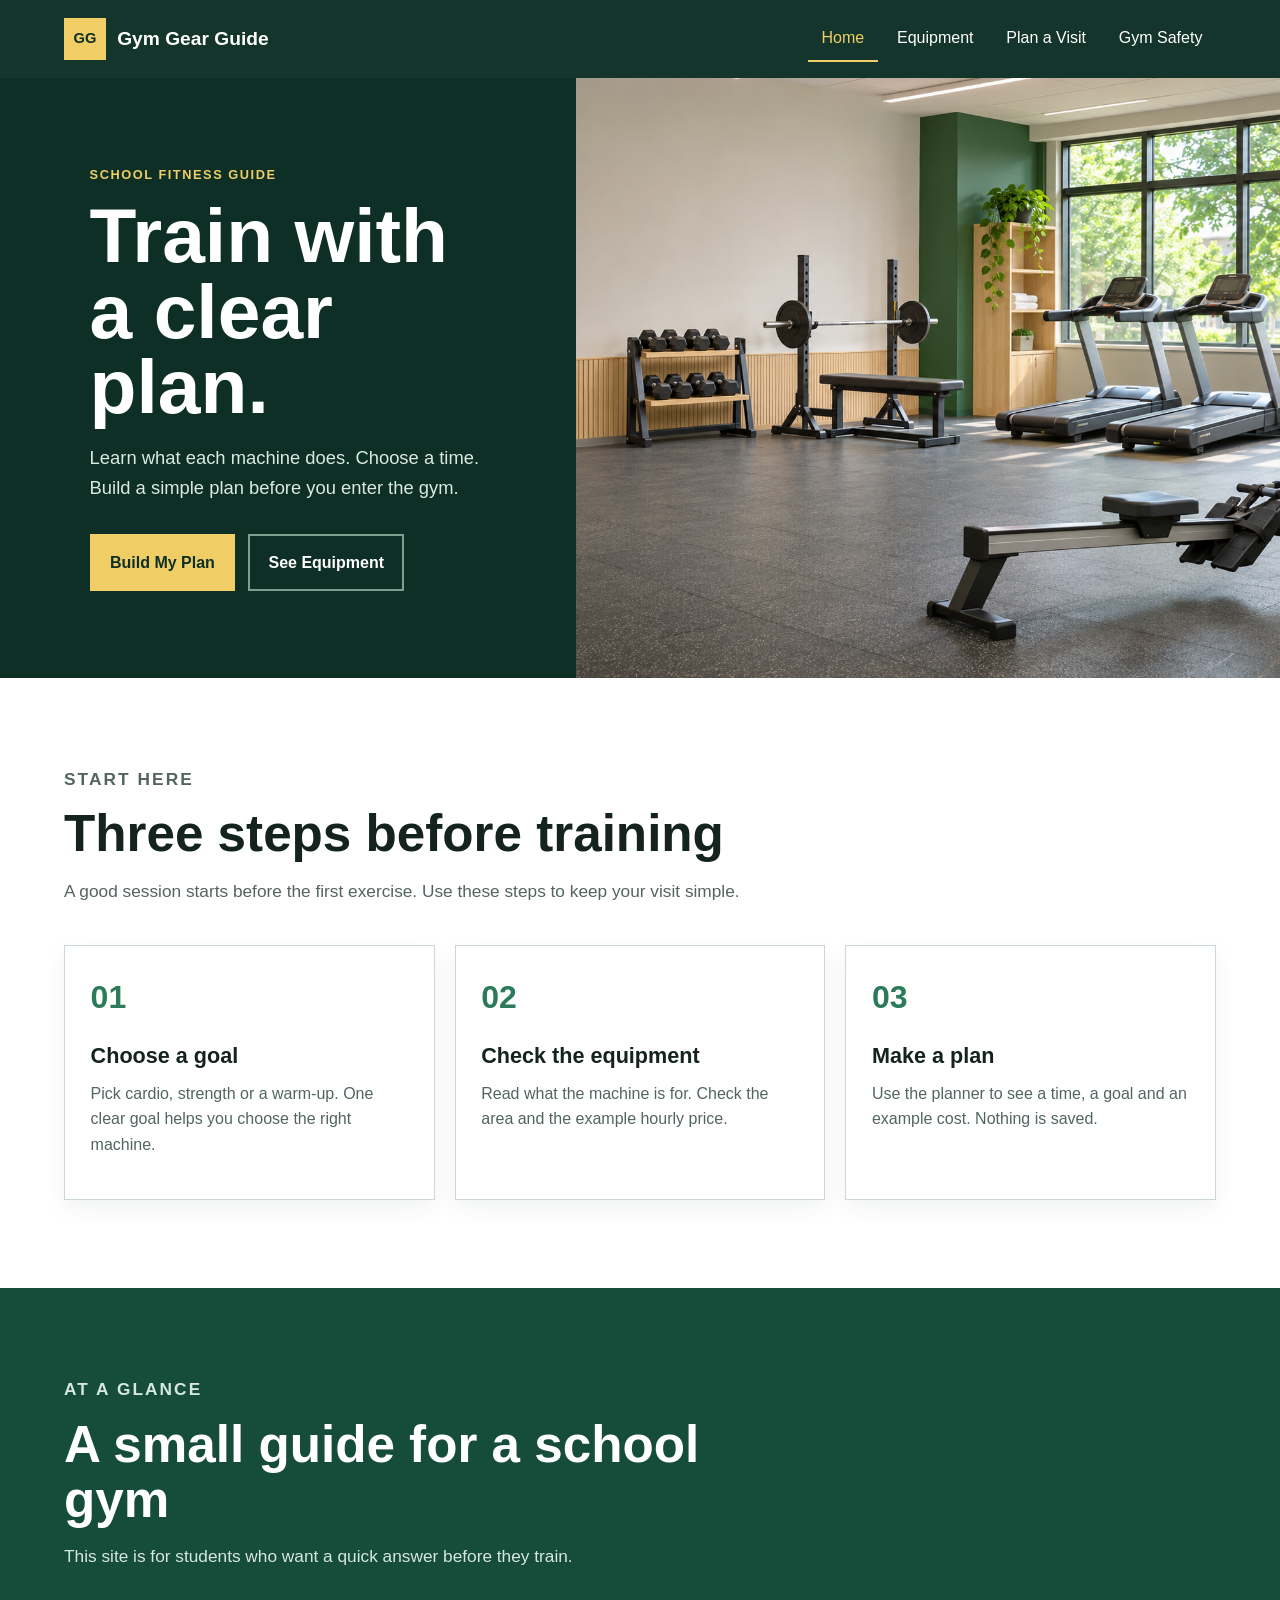
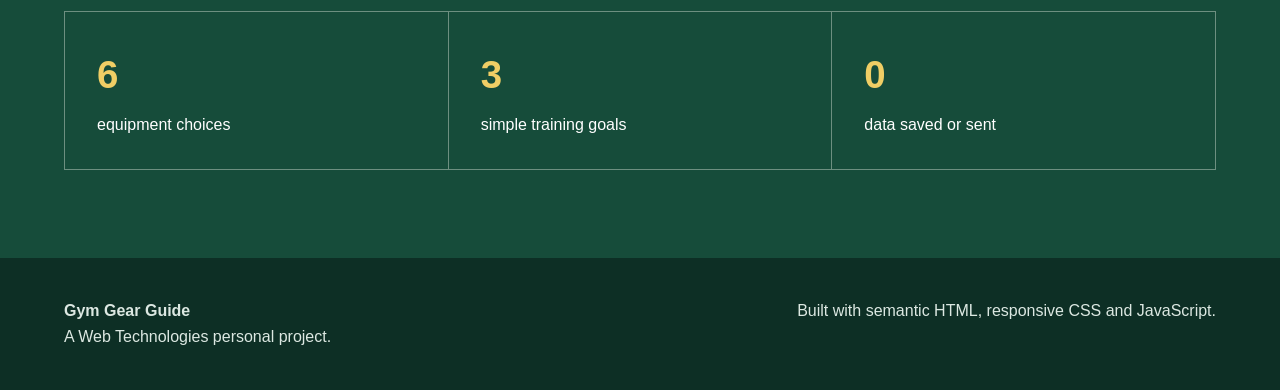
<file: index.html>
<!DOCTYPE html>
<html lang="en">
<head>
  <meta charset="utf-8">
  <meta name="viewport" content="width=device-width, initial-scale=1">
  <title>Gym Gear Guide</title>
  <meta name="description" content="A simple guide that helps students choose gym equipment and plan a training session.">
  <meta property="og:title" content="Gym Gear Guide">
  <meta property="og:description" content="Choose the right equipment and make a simple training plan.">
  <meta property="og:image" content="https://YOUR-GITHUB-NAME.github.io/gym-gear-guide/images/og-image.jpg">
  <meta property="og:url" content="https://YOUR-GITHUB-NAME.github.io/gym-gear-guide/">
  <meta property="og:type" content="website">
  <meta name="twitter:card" content="summary_large_image">
  <link rel="icon" href="images/favicon-32.png" sizes="32x32">
  <link rel="apple-touch-icon" href="images/apple-touch-icon.png">
  <link rel="stylesheet" href="style.css">
  <script src="script.js" defer></script>
</head>
<body>
  <a class="skip-link" href="#main">Skip to main content</a>
  <header class="site-header">
    <div class="header-inner">
      <a class="brand" href="index.html"><span class="brand-mark">GG</span>Gym Gear Guide</a>
      <nav class="site-nav" aria-label="Main navigation">
        <ul>
          <li><a href="index.html" aria-current="page">Home</a></li>
          <li><a href="equipment.html">Equipment</a></li>
          <li><a href="planner.html">Plan a Visit</a></li>
          <li><a href="safety.html">Gym Safety</a></li>
        </ul>
      </nav>
    </div>
  </header>

  <main id="main">
    <section class="hero">
      <div class="hero-grid">
        <div class="hero-copy">
          <p class="eyebrow">School Fitness Guide</p>
          <h1>Train with a clear plan.</h1>
          <p class="hero-text">Learn what each machine does. Choose a time. Build a simple plan before you enter the gym.</p>
          <div class="button-row">
            <a class="button" href="planner.html">Build My Plan</a>
            <a class="button secondary" href="equipment.html">See Equipment</a>
          </div>
        </div>
        <img class="hero-image" src="images/gym-room.png" alt="A clean school gym with treadmills, weights and a rowing machine">
      </div>
    </section>

    <section class="section light">
      <div class="page-width">
        <div class="section-heading">
          <p class="eyebrow">Start Here</p>
          <h2>Three steps before training</h2>
          <p>A good session starts before the first exercise. Use these steps to keep your visit simple.</p>
        </div>
        <div class="card-grid">
          <article class="card">
            <div class="card-number">01</div>
            <h3>Choose a goal</h3>
            <p>Pick cardio, strength or a warm-up. One clear goal helps you choose the right machine.</p>
          </article>
          <article class="card">
            <div class="card-number">02</div>
            <h3>Check the equipment</h3>
            <p>Read what the machine is for. Check the area and the example hourly price.</p>
          </article>
          <article class="card">
            <div class="card-number">03</div>
            <h3>Make a plan</h3>
            <p>Use the planner to see a time, a goal and an example cost. Nothing is saved.</p>
          </article>
        </div>
      </div>
    </section>

    <section class="section dark">
      <div class="page-width">
        <div class="section-heading">
          <p class="eyebrow">At a Glance</p>
          <h2>A small guide for a school gym</h2>
          <p>This site is for students who want a quick answer before they train.</p>
        </div>
        <div class="quick-list">
          <article><strong>6</strong><span>equipment choices</span></article>
          <article><strong>3</strong><span>simple training goals</span></article>
          <article><strong>0</strong><span>data saved or sent</span></article>
        </div>
      </div>
    </section>
  </main>

  <footer class="site-footer">
    <div class="page-width footer-grid">
      <p><strong>Gym Gear Guide</strong><br>A Web Technologies personal project.</p>
      <p>Built with semantic HTML, responsive CSS and JavaScript.</p>
    </div>
  </footer>
</body>
</html>
</file>
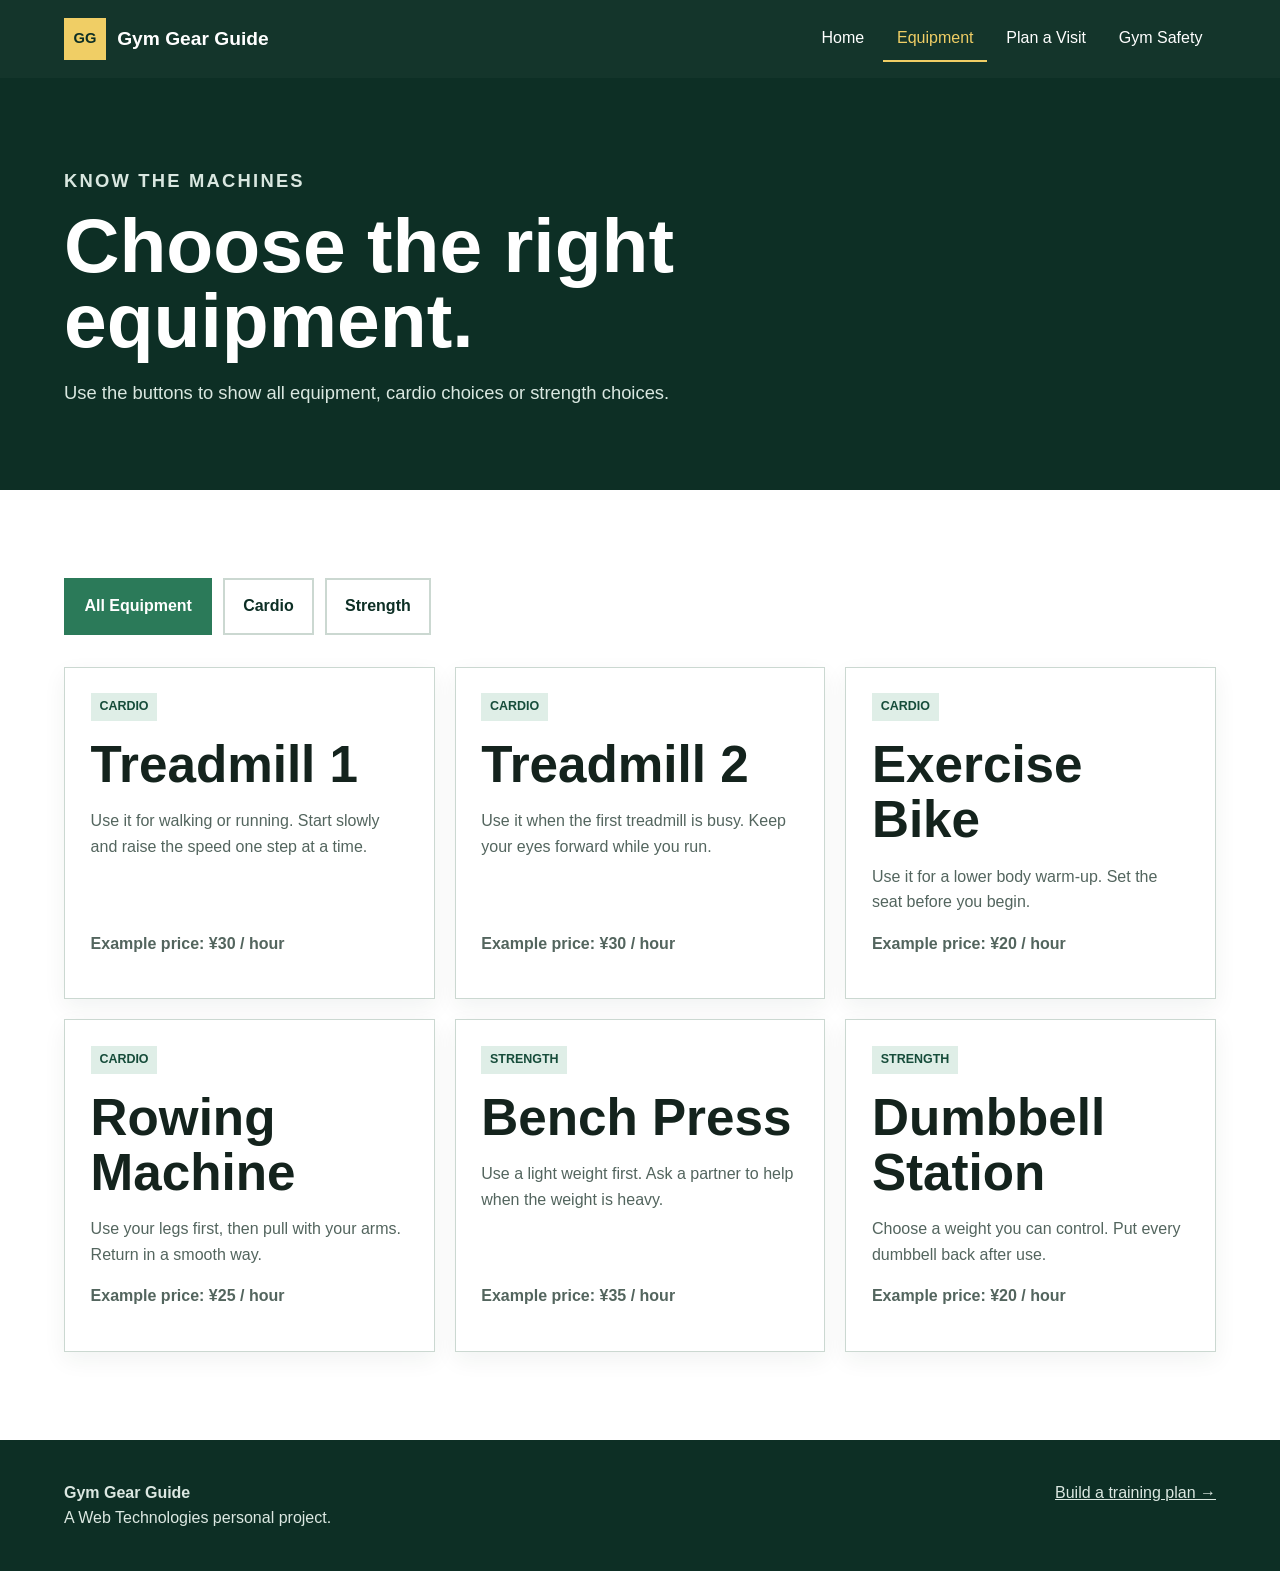
<file: equipment.html>
<!DOCTYPE html>
<html lang="en">
<head>
  <meta charset="utf-8">
  <meta name="viewport" content="width=device-width, initial-scale=1">
  <title>Equipment | Gym Gear Guide</title>
  <meta name="description" content="Compare six common gym equipment choices for cardio and strength training.">
  <meta property="og:title" content="Gym Gear Guide">
  <meta property="og:description" content="Choose the right equipment and make a simple training plan.">
  <meta property="og:image" content="https://YOUR-GITHUB-NAME.github.io/gym-gear-guide/images/og-image.jpg">
  <meta property="og:url" content="https://YOUR-GITHUB-NAME.github.io/gym-gear-guide/equipment.html">
  <meta property="og:type" content="website">
  <meta name="twitter:card" content="summary_large_image">
  <link rel="icon" href="images/favicon-32.png" sizes="32x32">
  <link rel="apple-touch-icon" href="images/apple-touch-icon.png">
  <link rel="stylesheet" href="style.css">
  <script src="script.js" defer></script>
</head>
<body>
  <a class="skip-link" href="#main">Skip to main content</a>
  <header class="site-header">
    <div class="header-inner">
      <a class="brand" href="index.html"><span class="brand-mark">GG</span>Gym Gear Guide</a>
      <nav class="site-nav" aria-label="Main navigation">
        <ul>
          <li><a href="index.html">Home</a></li>
          <li><a href="equipment.html" aria-current="page">Equipment</a></li>
          <li><a href="planner.html">Plan a Visit</a></li>
          <li><a href="safety.html">Gym Safety</a></li>
        </ul>
      </nav>
    </div>
  </header>

  <main id="main">
    <header class="page-hero">
      <div class="page-width">
        <p class="eyebrow">Know the Machines</p>
        <h1>Choose the right equipment.</h1>
        <p>Use the buttons to show all equipment, cardio choices or strength choices.</p>
      </div>
    </header>

    <section class="section light">
      <div class="page-width">
        <div class="filter-row" aria-label="Equipment filters">
          <button class="active" type="button" data-filter="all">All Equipment</button>
          <button type="button" data-filter="cardio">Cardio</button>
          <button type="button" data-filter="strength">Strength</button>
        </div>
        <div class="card-grid" id="equipment-list">
          <article class="card equipment-card" data-area="cardio">
            <span class="tag">Cardio</span>
            <h2>Treadmill 1</h2>
            <p>Use it for walking or running. Start slowly and raise the speed one step at a time.</p>
            <p class="price">Example price: ¥30 / hour</p>
          </article>
          <article class="card equipment-card" data-area="cardio">
            <span class="tag">Cardio</span>
            <h2>Treadmill 2</h2>
            <p>Use it when the first treadmill is busy. Keep your eyes forward while you run.</p>
            <p class="price">Example price: ¥30 / hour</p>
          </article>
          <article class="card equipment-card" data-area="cardio">
            <span class="tag">Cardio</span>
            <h2>Exercise Bike</h2>
            <p>Use it for a lower body warm-up. Set the seat before you begin.</p>
            <p class="price">Example price: ¥20 / hour</p>
          </article>
          <article class="card equipment-card" data-area="cardio">
            <span class="tag">Cardio</span>
            <h2>Rowing Machine</h2>
            <p>Use your legs first, then pull with your arms. Return in a smooth way.</p>
            <p class="price">Example price: ¥25 / hour</p>
          </article>
          <article class="card equipment-card" data-area="strength">
            <span class="tag">Strength</span>
            <h2>Bench Press</h2>
            <p>Use a light weight first. Ask a partner to help when the weight is heavy.</p>
            <p class="price">Example price: ¥35 / hour</p>
          </article>
          <article class="card equipment-card" data-area="strength">
            <span class="tag">Strength</span>
            <h2>Dumbbell Station</h2>
            <p>Choose a weight you can control. Put every dumbbell back after use.</p>
            <p class="price">Example price: ¥20 / hour</p>
          </article>
        </div>
      </div>
    </section>
  </main>

  <footer class="site-footer">
    <div class="page-width footer-grid">
      <p><strong>Gym Gear Guide</strong><br>A Web Technologies personal project.</p>
      <p><a href="planner.html">Build a training plan →</a></p>
    </div>
  </footer>
</body>
</html>
</file>
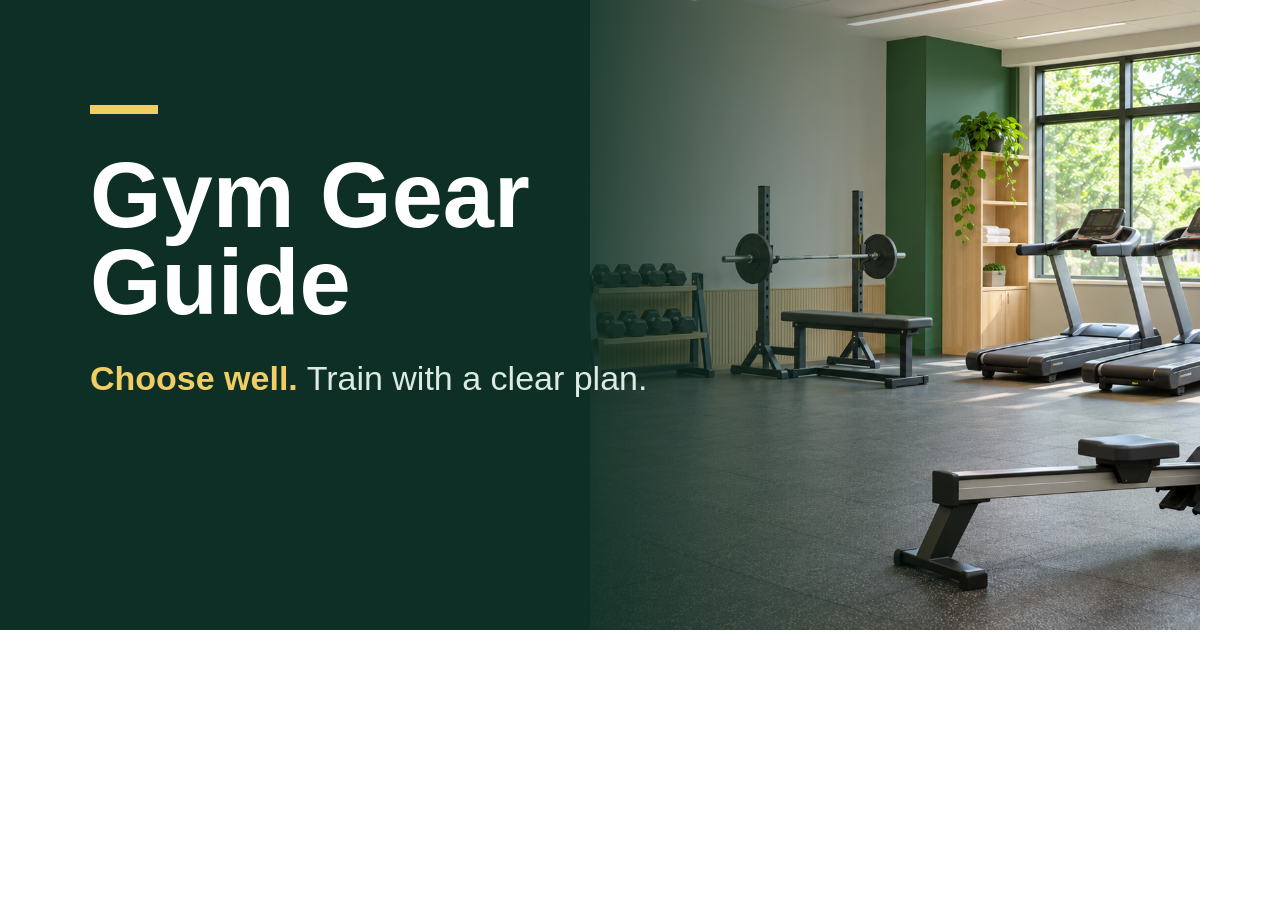
<file: og-card.html>
<!DOCTYPE html>
<html lang="en">
<head>
  <meta charset="utf-8">
  <meta name="viewport" content="width=device-width, initial-scale=1">
  <title>Gym Gear Guide Cover</title>
  <style>
    * { box-sizing: border-box; }
    body { margin: 0; width: 1200px; height: 630px; overflow: hidden; font-family: Arial, sans-serif; }
    .card { position: relative; width: 1200px; height: 630px; color: white; background: #0d2f25; }
    img { position: absolute; right: 0; top: 0; width: 610px; height: 630px; object-fit: cover; }
    .shade { position: absolute; right: 0; top: 0; width: 680px; height: 630px; background: linear-gradient(90deg, #0d2f25 0%, transparent 70%); }
    .copy { position: absolute; left: 90px; top: 105px; width: 650px; }
    .mark { width: 68px; height: 9px; margin-bottom: 38px; background: #f0ce65; }
    h1 { margin: 0 0 30px; font-size: 92px; line-height: 0.95; }
    p { margin: 0; color: #dceae4; font-size: 34px; line-height: 1.25; }
    strong { color: #f0ce65; }
  </style>
</head>
<body>
  <main class="card">
    <img src="images/gym-room.png" alt="">
    <div class="shade"></div>
    <div class="copy">
      <div class="mark"></div>
      <h1>Gym Gear<br>Guide</h1>
      <p><strong>Choose well.</strong> Train with a clear plan.</p>
    </div>
  </main>
</body>
</html>
</file>
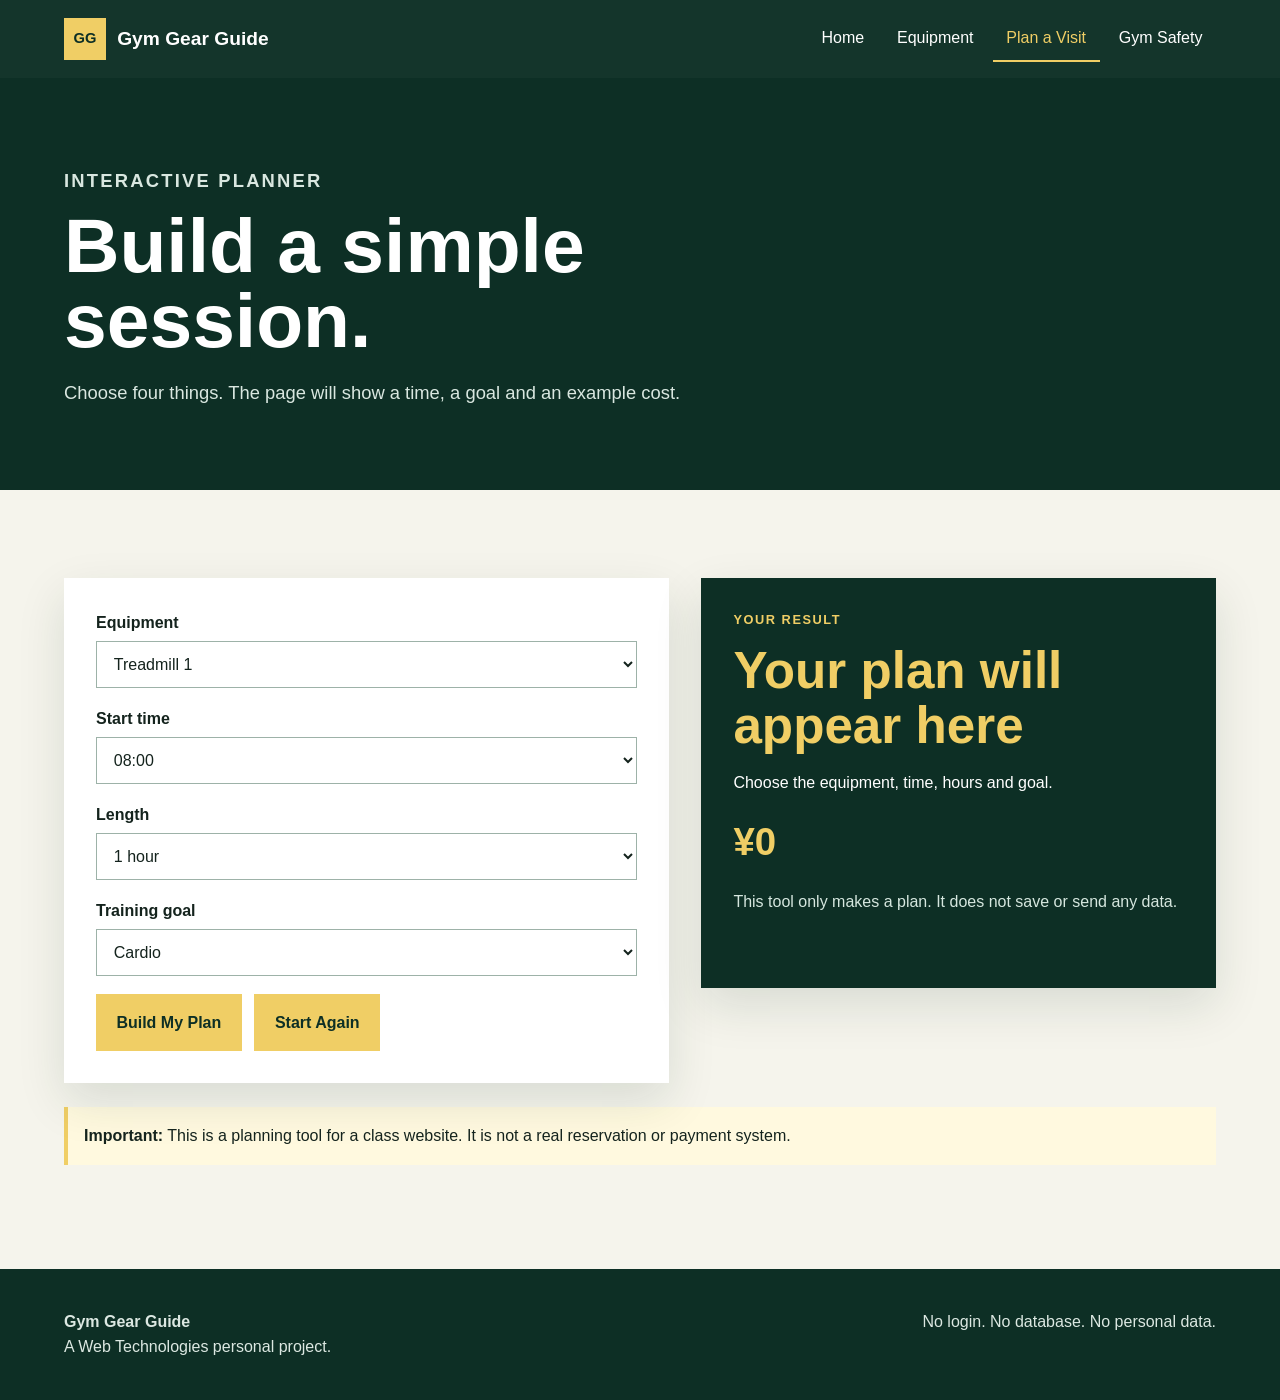
<file: planner.html>
<!DOCTYPE html>
<html lang="en">
<head>
  <meta charset="utf-8">
  <meta name="viewport" content="width=device-width, initial-scale=1">
  <title>Plan a Visit | Gym Gear Guide</title>
  <meta name="description" content="Build a simple gym equipment plan without saving or sending any personal data.">
  <meta property="og:title" content="Gym Gear Guide">
  <meta property="og:description" content="Choose the right equipment and make a simple training plan.">
  <meta property="og:image" content="https://YOUR-GITHUB-NAME.github.io/gym-gear-guide/images/og-image.jpg">
  <meta property="og:url" content="https://YOUR-GITHUB-NAME.github.io/gym-gear-guide/planner.html">
  <meta property="og:type" content="website">
  <meta name="twitter:card" content="summary_large_image">
  <link rel="icon" href="images/favicon-32.png" sizes="32x32">
  <link rel="apple-touch-icon" href="images/apple-touch-icon.png">
  <link rel="stylesheet" href="style.css">
  <script src="script.js" defer></script>
</head>
<body>
  <a class="skip-link" href="#main">Skip to main content</a>
  <header class="site-header">
    <div class="header-inner">
      <a class="brand" href="index.html"><span class="brand-mark">GG</span>Gym Gear Guide</a>
      <nav class="site-nav" aria-label="Main navigation">
        <ul>
          <li><a href="index.html">Home</a></li>
          <li><a href="equipment.html">Equipment</a></li>
          <li><a href="planner.html" aria-current="page">Plan a Visit</a></li>
          <li><a href="safety.html">Gym Safety</a></li>
        </ul>
      </nav>
    </div>
  </header>

  <main id="main">
    <header class="page-hero">
      <div class="page-width">
        <p class="eyebrow">Interactive Planner</p>
        <h1>Build a simple session.</h1>
        <p>Choose four things. The page will show a time, a goal and an example cost.</p>
      </div>
    </header>

    <section class="section">
      <div class="page-width planner-grid">
        <form class="planner-form" id="planner-form">
          <div class="field">
            <label for="equipment">Equipment</label>
            <select id="equipment" name="equipment">
              <option data-price="30">Treadmill 1</option>
              <option data-price="30">Treadmill 2</option>
              <option data-price="20">Exercise Bike</option>
              <option data-price="25">Rowing Machine</option>
              <option data-price="35">Bench Press</option>
              <option data-price="20">Dumbbell Station</option>
            </select>
          </div>
          <div class="field">
            <label for="time">Start time</label>
            <select id="time" name="time">
              <option value="8">08:00</option>
              <option value="9">09:00</option>
              <option value="10">10:00</option>
              <option value="18">18:00</option>
              <option value="19">19:00</option>
            </select>
          </div>
          <div class="field">
            <label for="hours">Length</label>
            <select id="hours" name="hours">
              <option value="1">1 hour</option>
              <option value="2">2 hours</option>
            </select>
          </div>
          <div class="field">
            <label for="goal">Training goal</label>
            <select id="goal" name="goal">
              <option>Cardio</option>
              <option>Strength</option>
              <option>Warm up</option>
            </select>
          </div>
          <div class="button-row">
            <button type="submit">Build My Plan</button>
            <button type="reset">Start Again</button>
          </div>
        </form>

        <section class="plan-result" aria-live="polite">
          <p class="eyebrow">Your Result</p>
          <h2 id="result-title">Your plan will appear here</h2>
          <p id="result-time">Choose the equipment, time, hours and goal.</p>
          <p class="result-value" id="result-cost">¥0</p>
          <p class="result-note" id="result-note">This tool only makes a plan. It does not save or send any data.</p>
        </section>
      </div>
      <div class="page-width">
        <p class="notice"><strong>Important:</strong> This is a planning tool for a class website. It is not a real reservation or payment system.</p>
      </div>
    </section>
  </main>

  <footer class="site-footer">
    <div class="page-width footer-grid">
      <p><strong>Gym Gear Guide</strong><br>A Web Technologies personal project.</p>
      <p>No login. No database. No personal data.</p>
    </div>
  </footer>
</body>
</html>
</file>
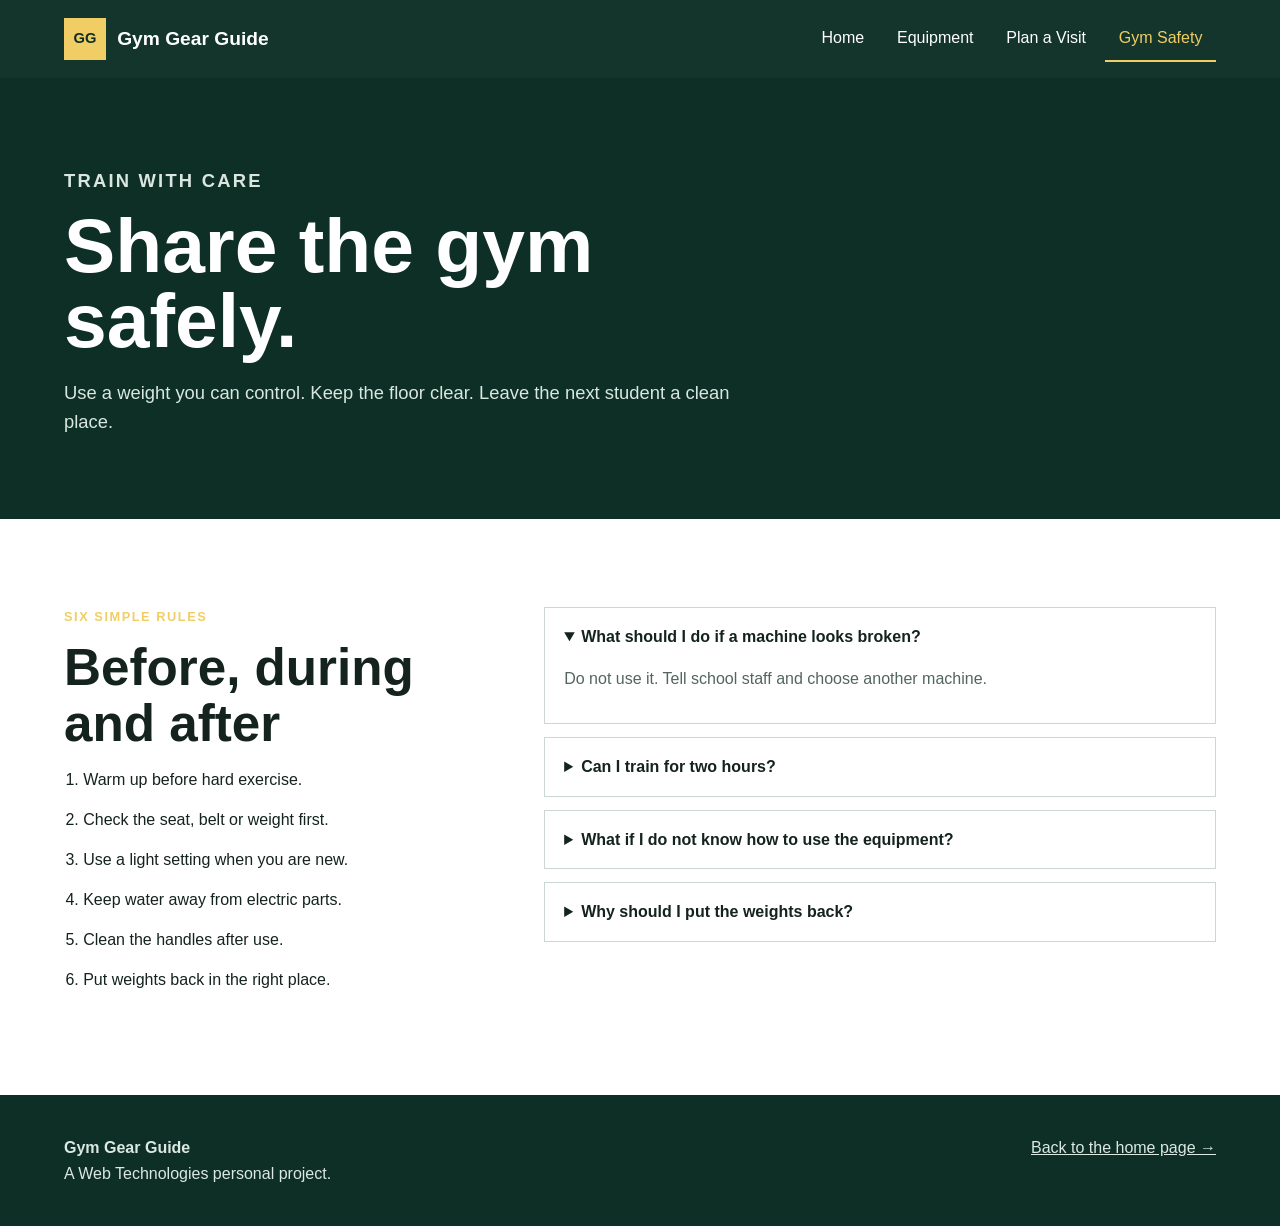
<file: safety.html>
<!DOCTYPE html>
<html lang="en">
<head>
  <meta charset="utf-8">
  <meta name="viewport" content="width=device-width, initial-scale=1">
  <title>Gym Safety | Gym Gear Guide</title>
  <meta name="description" content="Read simple rules for safe and respectful use of school gym equipment.">
  <meta property="og:title" content="Gym Gear Guide">
  <meta property="og:description" content="Choose the right equipment and make a simple training plan.">
  <meta property="og:image" content="https://YOUR-GITHUB-NAME.github.io/gym-gear-guide/images/og-image.jpg">
  <meta property="og:url" content="https://YOUR-GITHUB-NAME.github.io/gym-gear-guide/safety.html">
  <meta property="og:type" content="website">
  <meta name="twitter:card" content="summary_large_image">
  <link rel="icon" href="images/favicon-32.png" sizes="32x32">
  <link rel="apple-touch-icon" href="images/apple-touch-icon.png">
  <link rel="stylesheet" href="style.css">
</head>
<body>
  <a class="skip-link" href="#main">Skip to main content</a>
  <header class="site-header">
    <div class="header-inner">
      <a class="brand" href="index.html"><span class="brand-mark">GG</span>Gym Gear Guide</a>
      <nav class="site-nav" aria-label="Main navigation">
        <ul>
          <li><a href="index.html">Home</a></li>
          <li><a href="equipment.html">Equipment</a></li>
          <li><a href="planner.html">Plan a Visit</a></li>
          <li><a href="safety.html" aria-current="page">Gym Safety</a></li>
        </ul>
      </nav>
    </div>
  </header>

  <main id="main">
    <header class="page-hero">
      <div class="page-width">
        <p class="eyebrow">Train with Care</p>
        <h1>Share the gym safely.</h1>
        <p>Use a weight you can control. Keep the floor clear. Leave the next student a clean place.</p>
      </div>
    </header>

    <section class="section light">
      <div class="page-width rule-grid">
        <div>
          <p class="eyebrow">Six Simple Rules</p>
          <h2>Before, during and after</h2>
          <ol class="rule-list">
            <li>Warm up before hard exercise.</li>
            <li>Check the seat, belt or weight first.</li>
            <li>Use a light setting when you are new.</li>
            <li>Keep water away from electric parts.</li>
            <li>Clean the handles after use.</li>
            <li>Put weights back in the right place.</li>
          </ol>
        </div>
        <div>
          <details open>
            <summary>What should I do if a machine looks broken?</summary>
            <p>Do not use it. Tell school staff and choose another machine.</p>
          </details>
          <details>
            <summary>Can I train for two hours?</summary>
            <p>Yes, but take a short break. Drink water and change your movement.</p>
          </details>
          <details>
            <summary>What if I do not know how to use the equipment?</summary>
            <p>Ask a teacher or trained friend. Do not guess when a heavy weight is involved.</p>
          </details>
          <details>
            <summary>Why should I put the weights back?</summary>
            <p>A clear floor is safer. It also helps the next person find the right weight.</p>
          </details>
        </div>
      </div>
    </section>
  </main>

  <footer class="site-footer">
    <div class="page-width footer-grid">
      <p><strong>Gym Gear Guide</strong><br>A Web Technologies personal project.</p>
      <p><a href="index.html">Back to the home page →</a></p>
    </div>
  </footer>
</body>
</html>
</file>
<file: style.css>
:root {
  --green-950: #0d2f25;
  --green-800: #164c3a;
  --green-600: #2b7a59;
  --green-100: #dfeee7;
  --cream: #f5f4ec;
  --yellow: #f0ce65;
  --white: #ffffff;
  --ink: #14231d;
  --soft-ink: #53655e;
  --line: #cbd8d1;
  --red: #a84b37;
  --shadow: 0 18px 45px rgba(13, 47, 37, 0.12);
}

* {
  box-sizing: border-box;
}

html {
  scroll-behavior: smooth;
}

body {
  margin: 0;
  color: var(--ink);
  background: var(--cream);
  font-family: Arial, Helvetica, sans-serif;
  line-height: 1.6;
}

img {
  display: block;
  max-width: 100%;
}

a {
  color: inherit;
}

.skip-link {
  position: absolute;
  left: 1rem;
  top: -5rem;
  z-index: 20;
  padding: 0.7rem 1rem;
  color: var(--white);
  background: var(--green-950);
}

.skip-link:focus {
  top: 1rem;
}

.site-header {
  position: sticky;
  top: 0;
  z-index: 10;
  color: var(--white);
  background: rgba(13, 47, 37, 0.97);
}

.header-inner,
.page-width {
  width: min(1160px, 90%);
  margin: 0 auto;
}

.header-inner {
  display: flex;
  align-items: center;
  justify-content: space-between;
  min-height: 78px;
  gap: 2rem;
}

.brand {
  display: inline-flex;
  align-items: center;
  gap: 0.7rem;
  font-size: 1.2rem;
  font-weight: 800;
  text-decoration: none;
}

.brand-mark {
  display: grid;
  width: 42px;
  height: 42px;
  place-items: center;
  color: var(--green-950);
  background: var(--yellow);
  font-size: 0.92rem;
  font-weight: 900;
}

.site-nav ul {
  display: flex;
  gap: 0.35rem;
  margin: 0;
  padding: 0;
  list-style: none;
}

.site-nav a {
  display: block;
  padding: 0.6rem 0.85rem;
  border-bottom: 2px solid transparent;
  text-decoration: none;
}

.site-nav a:hover,
.site-nav a:focus,
.site-nav a[aria-current="page"] {
  color: var(--yellow);
  border-color: var(--yellow);
}

.hero {
  color: var(--white);
  background: var(--green-950);
}

.hero-grid {
  display: grid;
  grid-template-columns: 0.9fr 1.1fr;
  min-height: 600px;
}

.hero-copy {
  display: flex;
  flex-direction: column;
  justify-content: center;
  padding: 5rem 7vw;
}

.eyebrow {
  margin: 0 0 0.8rem;
  color: var(--yellow);
  font-size: 0.8rem;
  font-weight: 800;
  letter-spacing: 0.12em;
  text-transform: uppercase;
}

h1,
h2,
h3,
p {
  margin-top: 0;
}

h1 {
  max-width: 650px;
  margin-bottom: 1.2rem;
  font-size: clamp(2.8rem, 6vw, 5.5rem);
  line-height: 0.98;
}

h2 {
  margin-bottom: 1rem;
  font-size: clamp(2rem, 4vw, 3.2rem);
  line-height: 1.08;
}

h3 {
  margin-bottom: 0.45rem;
  font-size: 1.35rem;
}

.hero-text {
  max-width: 560px;
  margin-bottom: 2rem;
  color: #dbe9e2;
  font-size: 1.15rem;
}

.hero-image {
  width: 100%;
  height: 100%;
  min-height: 600px;
  object-fit: cover;
}

.button-row {
  display: flex;
  flex-wrap: wrap;
  gap: 0.8rem;
}

.button,
button {
  display: inline-block;
  padding: 0.85rem 1.15rem;
  border: 2px solid var(--yellow);
  color: var(--green-950);
  background: var(--yellow);
  font: inherit;
  font-weight: 800;
  text-decoration: none;
  cursor: pointer;
}

.button:hover,
.button:focus,
button:hover,
button:focus {
  color: var(--white);
  background: var(--green-600);
  border-color: var(--green-600);
}

.button.secondary {
  color: var(--white);
  background: transparent;
  border-color: #7aa08f;
}

.section {
  padding: 5.5rem 0;
}

.section.light {
  background: var(--white);
}

.section.dark {
  color: var(--white);
  background: var(--green-800);
}

.section-heading {
  max-width: 720px;
  margin-bottom: 2.5rem;
}

.section-heading p {
  color: var(--soft-ink);
  font-size: 1.08rem;
}

.dark .section-heading p {
  color: #d6e7df;
}

.card-grid {
  display: grid;
  grid-template-columns: repeat(3, 1fr);
  gap: 1.25rem;
}

.card {
  padding: 1.6rem;
  border: 1px solid var(--line);
  background: var(--white);
  box-shadow: 0 8px 22px rgba(13, 47, 37, 0.06);
}

.card-number {
  margin-bottom: 1rem;
  color: var(--green-600);
  font-size: 2rem;
  font-weight: 900;
}

.card p {
  color: var(--soft-ink);
}

.quick-list {
  display: grid;
  grid-template-columns: repeat(3, 1fr);
  gap: 1px;
  padding: 1px;
  background: #6d8f80;
}

.quick-list article {
  padding: 2rem;
  background: var(--green-800);
}

.quick-list strong {
  display: block;
  margin-bottom: 0.4rem;
  color: var(--yellow);
  font-size: 2.4rem;
}

.page-hero {
  padding: 5.5rem 0 4rem;
  color: var(--white);
  background: var(--green-950);
}

.page-hero h1 {
  font-size: clamp(2.7rem, 6vw, 5rem);
}

.page-hero p {
  max-width: 680px;
  color: #d9e7e0;
  font-size: 1.15rem;
}

.filter-row {
  display: flex;
  flex-wrap: wrap;
  gap: 0.65rem;
  margin-bottom: 2rem;
}

.filter-row button {
  color: var(--green-950);
  background: var(--white);
  border-color: var(--line);
}

.filter-row button.active {
  color: var(--white);
  background: var(--green-600);
  border-color: var(--green-600);
}

.equipment-card {
  display: flex;
  flex-direction: column;
  min-height: 280px;
}

.equipment-card.hidden {
  display: none;
}

.tag {
  display: inline-block;
  align-self: flex-start;
  margin-bottom: 1rem;
  padding: 0.25rem 0.55rem;
  color: var(--green-800);
  background: var(--green-100);
  font-size: 0.78rem;
  font-weight: 800;
  text-transform: uppercase;
}

.price {
  margin-top: auto;
  color: var(--green-600);
  font-weight: 800;
}

.planner-grid {
  display: grid;
  grid-template-columns: 1fr 0.85fr;
  gap: 2rem;
  align-items: start;
}

.planner-form,
.plan-result {
  padding: 2rem;
  background: var(--white);
  box-shadow: var(--shadow);
}

.field {
  margin-bottom: 1.15rem;
}

.field label {
  display: block;
  margin-bottom: 0.35rem;
  font-weight: 800;
}

.field select {
  width: 100%;
  padding: 0.8rem;
  border: 1px solid #9db2a8;
  color: var(--ink);
  background: var(--white);
  font: inherit;
}

.plan-result {
  min-height: 410px;
  color: var(--white);
  background: var(--green-950);
}

.plan-result h2 {
  color: var(--yellow);
}

.result-value {
  margin: 1rem 0;
  color: var(--yellow);
  font-size: 2.4rem;
  font-weight: 900;
}

.result-note {
  color: #d6e7df;
}

.notice {
  margin-top: 1.5rem;
  padding: 1rem;
  border-left: 4px solid var(--yellow);
  background: #fff9df;
}

.rule-grid {
  display: grid;
  grid-template-columns: 0.8fr 1.2fr;
  gap: 2rem;
  align-items: start;
}

.rule-list {
  margin: 0;
  padding-left: 1.2rem;
}

.rule-list li {
  margin-bottom: 0.9rem;
}

details {
  margin-bottom: 0.8rem;
  border: 1px solid var(--line);
  background: var(--white);
}

summary {
  padding: 1rem 1.2rem;
  font-weight: 800;
  cursor: pointer;
}

details p {
  padding: 0 1.2rem 1rem;
  color: var(--soft-ink);
}

.site-footer {
  padding: 2.5rem 0;
  color: #dce8e2;
  background: var(--green-950);
}

.footer-grid {
  display: flex;
  justify-content: space-between;
  gap: 2rem;
}

.site-footer p {
  margin-bottom: 0;
}

@media (max-width: 820px) {
  .header-inner {
    flex-direction: column;
    align-items: flex-start;
    padding: 0.8rem 0;
    gap: 0.5rem;
  }

  .site-nav {
    width: 100%;
    overflow-x: auto;
  }

  .site-nav ul {
    min-width: max-content;
  }

  .hero-grid,
  .planner-grid,
  .rule-grid {
    grid-template-columns: 1fr;
  }

  .hero-image {
    min-height: 360px;
    max-height: 460px;
  }

  .card-grid,
  .quick-list {
    grid-template-columns: 1fr 1fr;
  }
}

@media (max-width: 520px) {
  .header-inner,
  .page-width {
    width: min(92%, 430px);
  }

  .site-nav a {
    padding: 0.5rem 0.65rem;
    font-size: 0.9rem;
  }

  .hero-copy,
  .section,
  .page-hero {
    padding-top: 3.6rem;
    padding-bottom: 3.6rem;
  }

  .hero-grid {
    min-height: auto;
  }

  .card-grid,
  .quick-list {
    grid-template-columns: 1fr;
  }

  .card,
  .planner-form,
  .plan-result {
    padding: 1.25rem;
  }

  .footer-grid {
    flex-direction: column;
  }
}
</file>
